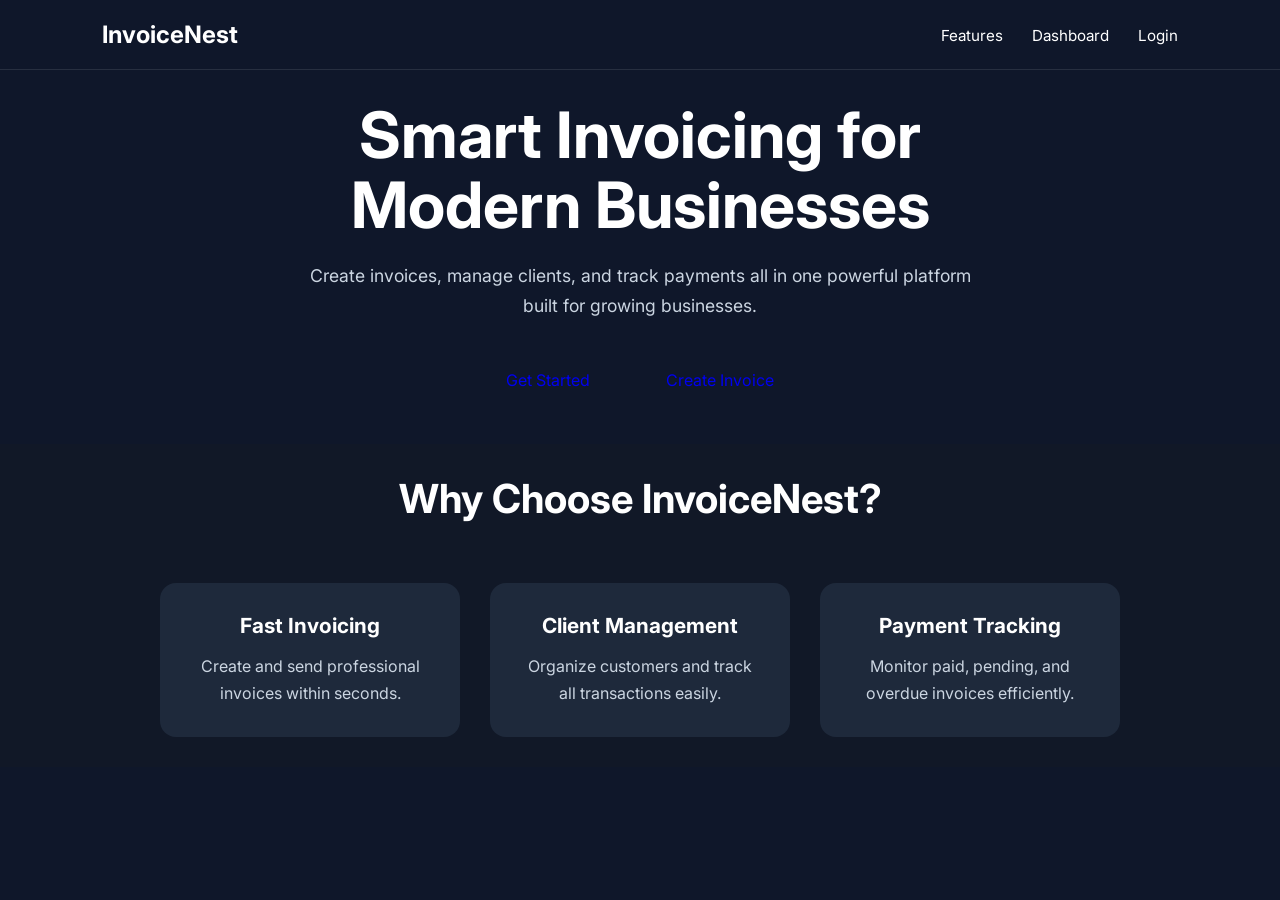
<file: index.html>
<!DOCTYPE html>
<html lang="en">

<head>
  <meta charset="UTF-8">
  <meta name="viewport" content="width=device-width, initial-scale=1.0">

  <title>InvoiceNest</title>

  <link rel="preconnect" href="https://fonts.googleapis.com">

  <link href="https://fonts.googleapis.com/css2?family=Inter:wght@400;500;600;700&display=swap" rel="stylesheet">

  <link rel="stylesheet" href="style.css">
</head>

<body>

  <!-- HEADER -->

  <header>

    <div class="logo">
      InvoiceNest
    </div>

    <nav>
      <a href="#features">Features</a>
      <a href="dashboard.html">Dashboard</a>
      <a href="login.html">Login</a>
    </nav>

  </header>


  <!-- HERO SECTION -->

  <section class="hero">

    <div class="hero-content">

      <h1>
        Smart Invoicing for Modern Businesses
      </h1>

      <p>
        Create invoices, manage clients, and track payments
        all in one powerful platform built for growing businesses.
      </p>

      <div class="buttons">

        <a href="dashboard.html" class="btn primary">
  Get Started
</a>

<a href="create-invoice.html" class="btn secondary">
  Create Invoice
</a>

      </div>

    </div>

  </section>


  <!-- FEATURES SECTION -->

  <section class="features" id="features">

    <h2>Why Choose InvoiceNest?</h2>

    <div class="feature-container">

      <div class="feature-card">

        <h3>Fast Invoicing</h3>

        <p>
          Create and send professional invoices within seconds.
        </p>

      </div>


      <div class="feature-card">

        <h3>Client Management</h3>

        <p>
          Organize customers and track all transactions easily.
        </p>

      </div>


      <div class="feature-card">

        <h3>Payment Tracking</h3>

        <p>
          Monitor paid, pending, and overdue invoices efficiently.
        </p>

      </div>

    </div>

  </section>

</body>

</html>
</file>
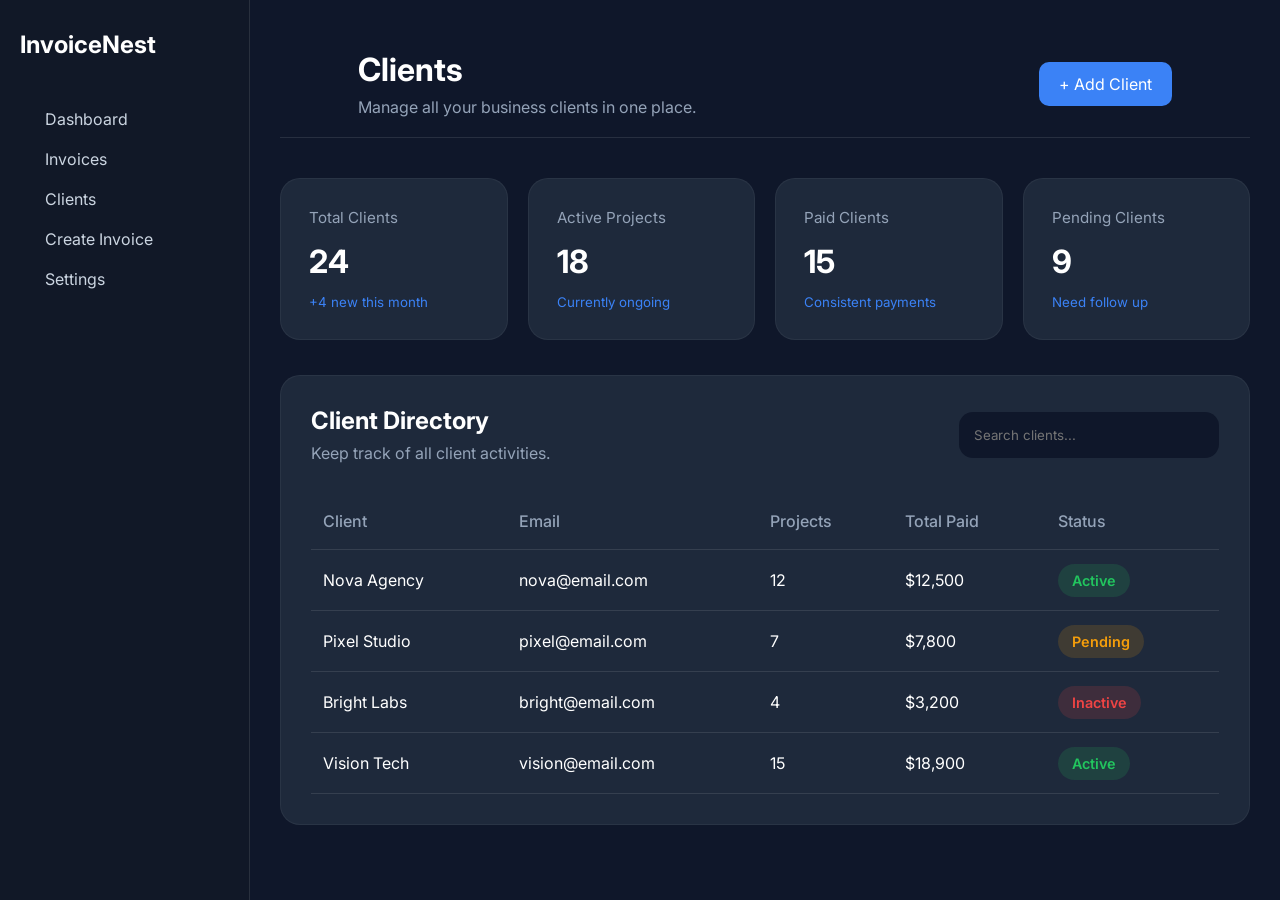
<file: clients.html>
<!DOCTYPE html>
<html lang="en">

<head>
  <meta charset="UTF-8">
  <meta name="viewport" content="width=device-width, initial-scale=1.0">

  <title>Clients - InvoiceNest</title>

  <link rel="preconnect" href="https://fonts.googleapis.com">

  <link href="https://fonts.googleapis.com/css2?family=Inter:wght@400;500;600;700&display=swap" rel="stylesheet">

  <link rel="stylesheet" href="style.css">
</head>

<body>

  <div class="dashboard">

    <!-- SIDEBAR -->

    <aside class="sidebar">

      <div class="sidebar-logo">
        InvoiceNest
      </div>

      <nav class="sidebar-menu">

  <a href="dashboard.html">Dashboard</a>

  <a href="invoices.html">Invoices</a>

  <a href="clients.html">Clients</a>

  <a href="create-invoice.html">Create Invoice</a>

  <a href="settings.html">Settings</a>

</nav>

    </aside>


    <!-- MAIN CONTENT -->

    <main class="main-content">

      <!-- TOPBAR -->

      <header class="topbar">

        <div>

          <h1>Clients</h1>

          <p class="topbar-text">
            Manage all your business clients in one place.
          </p>

        </div>

        <button class="create-btn">
          + Add Client
        </button>

      </header>


      <!-- CLIENT STATS -->

      <section class="invoice-summary">

        <div class="summary-card">

          <span>Total Clients</span>

          <h2>24</h2>

          <small>+4 new this month</small>

        </div>


        <div class="summary-card">

          <span>Active Projects</span>

          <h2>18</h2>

          <small>Currently ongoing</small>

        </div>


        <div class="summary-card">

          <span>Paid Clients</span>

          <h2>15</h2>

          <small>Consistent payments</small>

        </div>


        <div class="summary-card">

          <span>Pending Clients</span>

          <h2>9</h2>

          <small>Need follow up</small>

        </div>

      </section>


      <!-- CLIENT TABLE -->

      <section class="invoice-table-section">

        <div class="table-header">

          <div>

            <h2>Client Directory</h2>

            <p>
              Keep track of all client activities.
            </p>

          </div>

          <input type="text" placeholder="Search clients...">

        </div>


        <table>

          <thead>

            <tr>

              <th>Client</th>

              <th>Email</th>

              <th>Projects</th>

              <th>Total Paid</th>

              <th>Status</th>

            </tr>

          </thead>


          <tbody>

            <tr>

              <td>Nova Agency</td>

              <td>nova@email.com</td>

              <td>12</td>

              <td>$12,500</td>

              <td>
                <span class="status paid-status">
                  Active
                </span>
              </td>

            </tr>


            <tr>

              <td>Pixel Studio</td>

              <td>pixel@email.com</td>

              <td>7</td>

              <td>$7,800</td>

              <td>
                <span class="status pending-status">
                  Pending
                </span>
              </td>

            </tr>


            <tr>

              <td>Bright Labs</td>

              <td>bright@email.com</td>

              <td>4</td>

              <td>$3,200</td>

              <td>
                <span class="status overdue-status">
                  Inactive
                </span>
              </td>

            </tr>


            <tr>

              <td>Vision Tech</td>

              <td>vision@email.com</td>

              <td>15</td>

              <td>$18,900</td>

              <td>
                <span class="status paid-status">
                  Active
                </span>
              </td>

            </tr>

          </tbody>

        </table>

      </section>

    </main>

  </div>

</body>

</html>
</file>
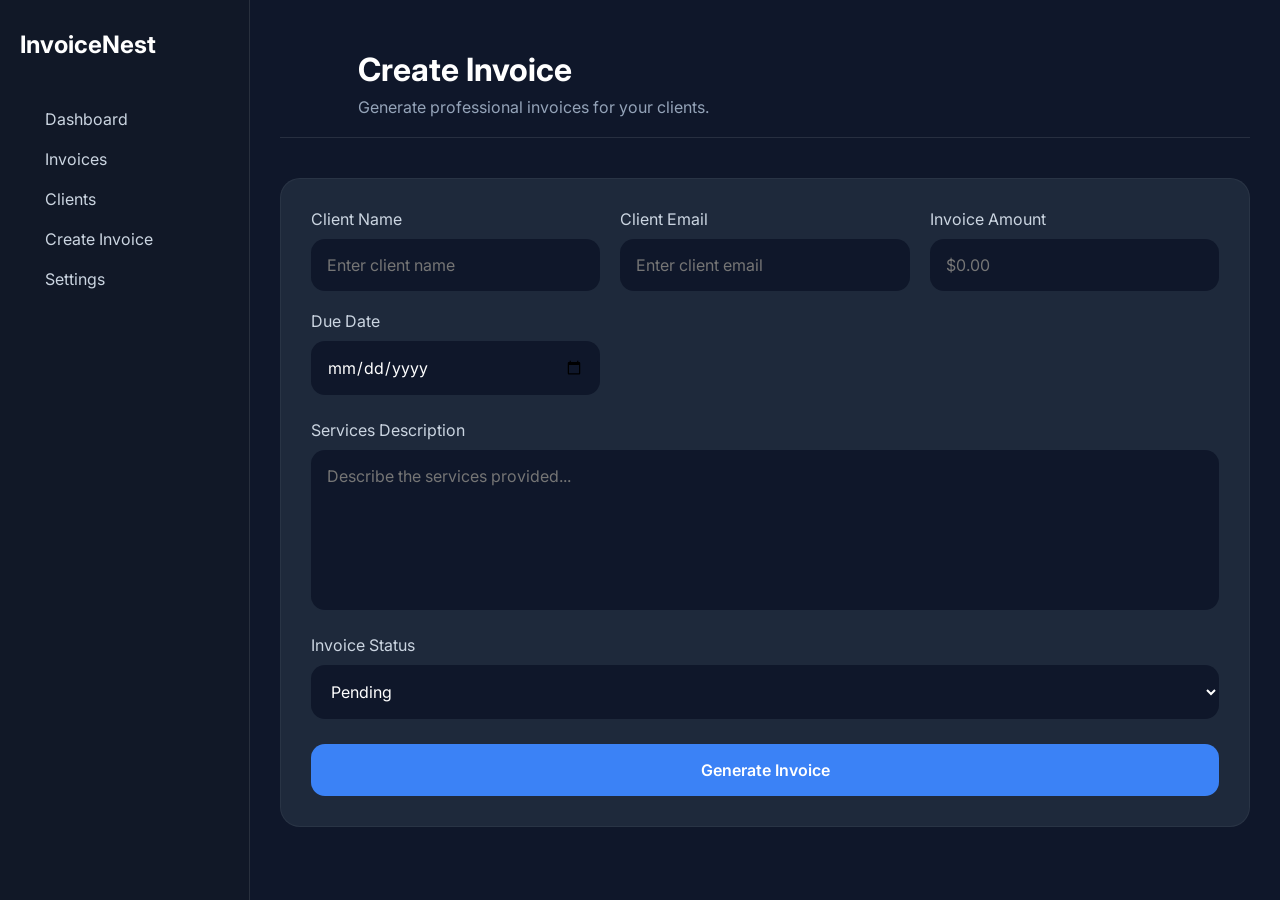
<file: create-invoice.html>
<!DOCTYPE html>
<html lang="en">

<head>
  <meta charset="UTF-8">
  <meta name="viewport" content="width=device-width, initial-scale=1.0">

  <title>Create Invoice - InvoiceNest</title>

  <link rel="preconnect" href="https://fonts.googleapis.com">

  <link href="https://fonts.googleapis.com/css2?family=Inter:wght@400;500;600;700&display=swap" rel="stylesheet">

  <link rel="stylesheet" href="style.css">
</head>

<body>

  <div class="dashboard">

    <!-- SIDEBAR -->

    <aside class="sidebar">

      <div class="sidebar-logo">
        InvoiceNest
      </div>

      <nav class="sidebar-menu">

  <a href="dashboard.html">Dashboard</a>

  <a href="invoices.html">Invoices</a>

  <a href="clients.html">Clients</a>

  <a href="create-invoice.html">Create Invoice</a>

  <a href="settings.html">Settings</a>

</nav>

    </aside>


    <!-- MAIN CONTENT -->

    <main class="main-content">

      <!-- TOPBAR -->

      <header class="topbar">

        <div>

          <h1>Create Invoice</h1>

          <p class="topbar-text">
            Generate professional invoices for your clients.
          </p>

        </div>

      </header>


      <!-- FORM -->

      <section class="invoice-form-section">

        <form class="invoice-form">

          <div class="form-grid">

            <div class="input-group">

              <label>Client Name</label>

              <input type="text" placeholder="Enter client name">

            </div>


            <div class="input-group">

              <label>Client Email</label>

              <input type="email" placeholder="Enter client email">

            </div>


            <div class="input-group">

              <label>Invoice Amount</label>

              <input type="text" placeholder="$0.00">

            </div>


            <div class="input-group">

              <label>Due Date</label>

              <input type="date">

            </div>

          </div>


          <div class="input-group">

            <label>Services Description</label>

            <textarea placeholder="Describe the services provided..."></textarea>

          </div>


          <div class="input-group">

            <label>Invoice Status</label>

            <select>

              <option>Pending</option>

              <option>Paid</option>

              <option>Overdue</option>

            </select>

          </div>


          <button type="submit" class="save-settings-btn">
            Generate Invoice
          </button>

        </form>

      </section>

    </main>

  </div>
<script src="script.js"></script>
</body>

</html>
</file>
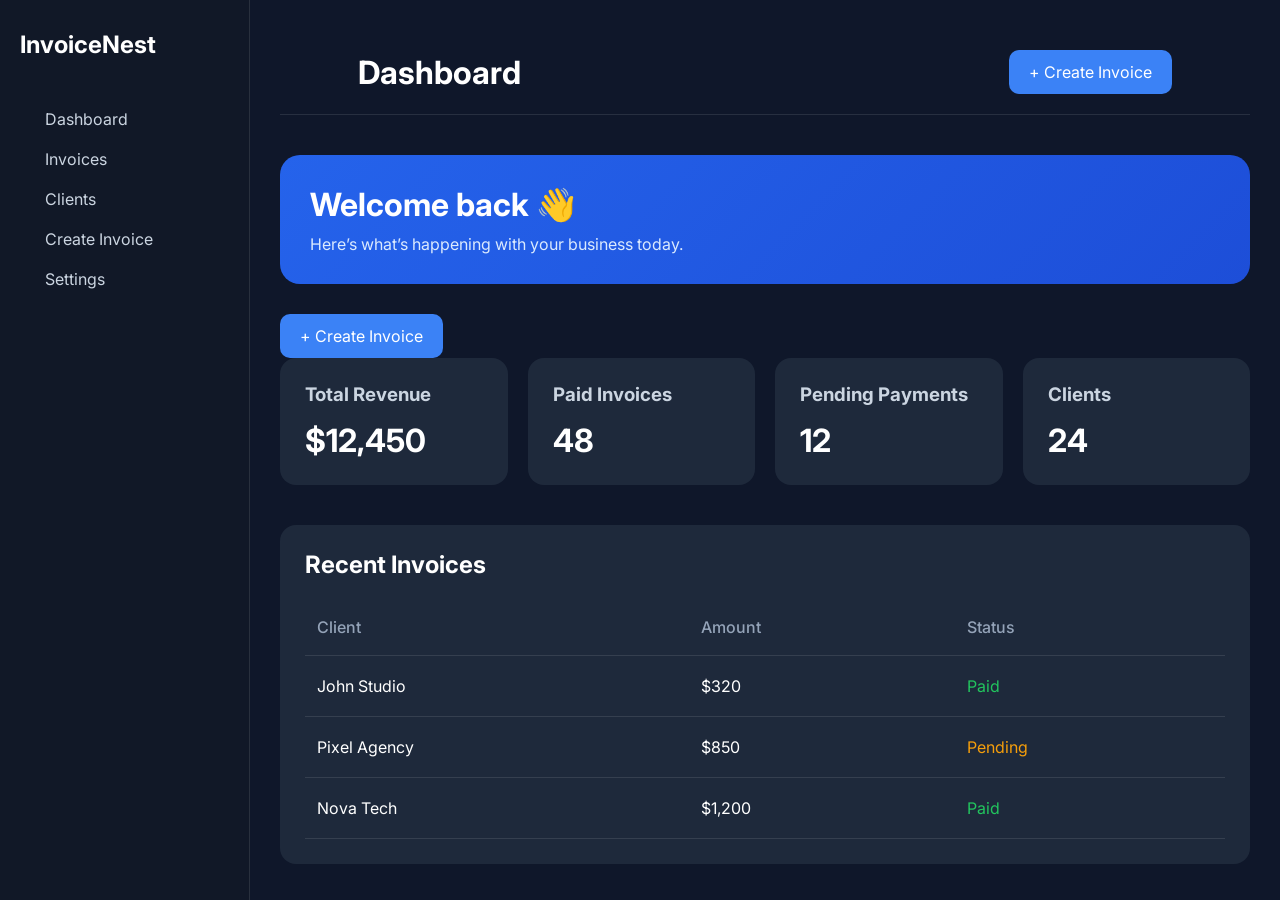
<file: dashboard.html>
<!DOCTYPE html>
<html lang="en">

<head>
  <meta charset="UTF-8">
  <meta name="viewport" content="width=device-width, initial-scale=1.0">

  <title>InvoiceNest Dashboard</title>

  <link rel="preconnect" href="https://fonts.googleapis.com">

  <link href="https://fonts.googleapis.com/css2?family=Inter:wght@400;500;600;700&display=swap" rel="stylesheet">

  <link rel="stylesheet" href="style.css">
</head>

<body>

  <div class="dashboard">

    <!-- Sidebar -->

    <aside class="sidebar">

      <div class="sidebar-logo">
        InvoiceNest
      </div>

     <nav class="sidebar-menu">

  <a href="dashboard.html">Dashboard</a>

  <a href="invoices.html">Invoices</a>

  <a href="clients.html">Clients</a>

  <a href="create-invoice.html">Create Invoice</a>

  <a href="settings.html">Settings</a>

</nav>

    </aside>


    <!-- Main Content -->

    <main class="main-content">

      <header class="topbar">

  <h1>Dashboard</h1>

  <button class="create-btn">
    + Create Invoice
  </button>

</header>


<section class="welcome-banner">

  <div>

    <h2>
      Welcome back 👋
    </h2>

    <p>
      Here’s what’s happening with your business today.
    </p>

  </div>

</section>

        <button class="create-btn">
          + Create Invoice
        </button>

      </header>


      <!-- Stats Cards -->

      <section class="stats">

        <div class="stat-card">
          <h3>Total Revenue</h3>
          <p>$12,450</p>
        </div>

        <div class="stat-card">
          <h3>Paid Invoices</h3>
          <p>48</p>
        </div>

        <div class="stat-card">
          <h3>Pending Payments</h3>
          <p>12</p>
        </div>

        <div class="stat-card">
          <h3>Clients</h3>
          <p>24</p>
        </div>

      </section>


      <!-- Recent Invoices -->

      <section class="recent-invoices">

        <h2>Recent Invoices</h2>

        <table>

          <thead>
            <tr>
              <th>Client</th>
              <th>Amount</th>
              <th>Status</th>
            </tr>
          </thead>

          <tbody>

            <tr>
              <td>John Studio</td>
              <td>$320</td>
              <td class="paid">Paid</td>
            </tr>

            <tr>
              <td>Pixel Agency</td>
              <td>$850</td>
              <td class="pending">Pending</td>
            </tr>

            <tr>
              <td>Nova Tech</td>
              <td>$1,200</td>
              <td class="paid">Paid</td>
            </tr>

          </tbody>

        </table>

      </section>

    </main>

  </div>

</body>

</html>
</file>
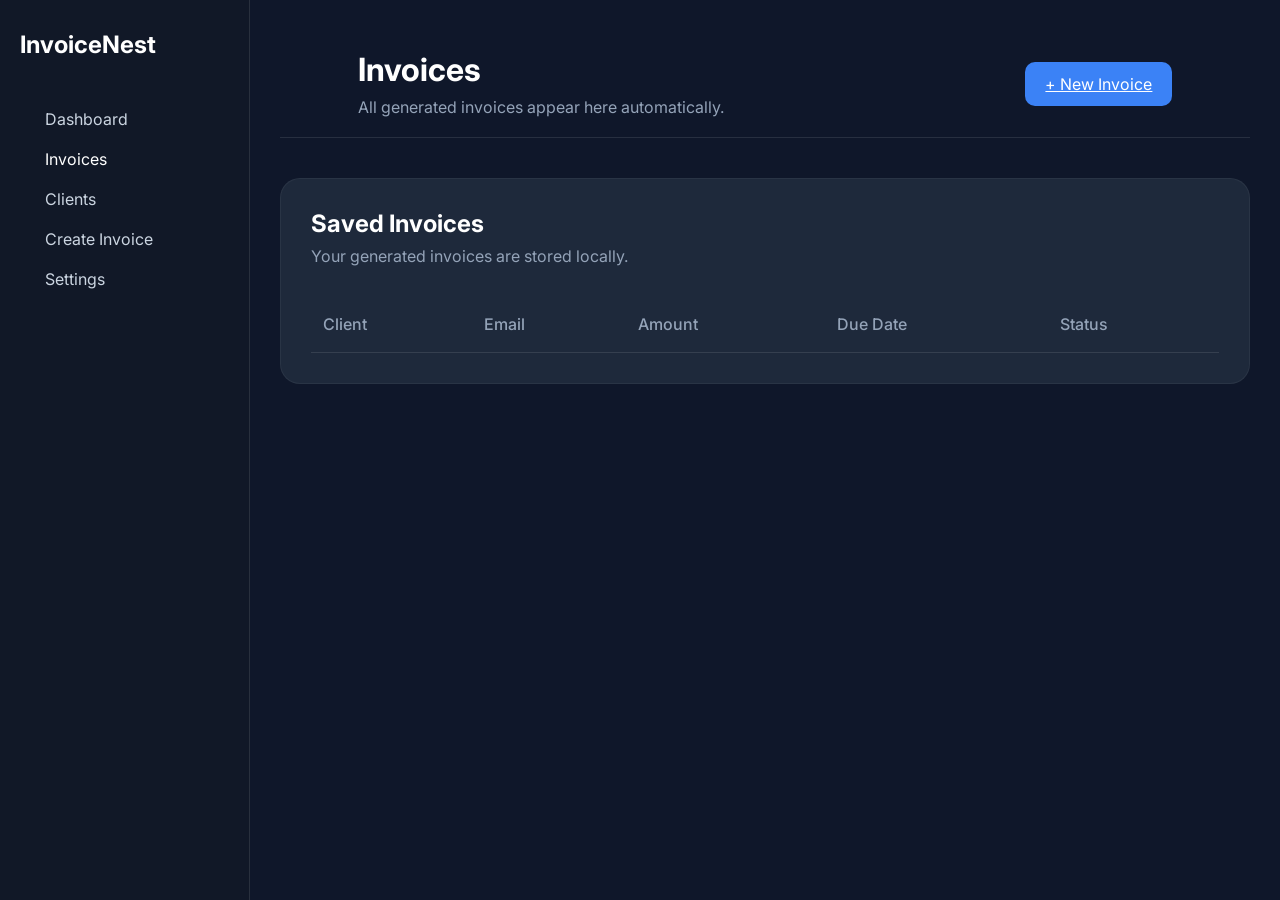
<file: invoices.html>
<!DOCTYPE html>
<html lang="en">

<head>
  <meta charset="UTF-8">
  <meta name="viewport" content="width=device-width, initial-scale=1.0">

  <title>Invoices - InvoiceNest</title>

  <link rel="preconnect" href="https://fonts.googleapis.com">

  <link href="https://fonts.googleapis.com/css2?family=Inter:wght@400;500;600;700&display=swap" rel="stylesheet">

  <link rel="stylesheet" href="style.css">
</head>

<body>

  <div class="dashboard">

    <!-- SIDEBAR -->

    <aside class="sidebar">

      <div class="sidebar-logo">
        InvoiceNest
      </div>

      <nav class="sidebar-menu">

        <a href="dashboard.html">Dashboard</a>

        <a href="invoices.html" class="active-link">
          Invoices
        </a>

        <a href="clients.html">Clients</a>

        <a href="create-invoice.html">
          Create Invoice
        </a>

        <a href="settings.html">Settings</a>

      </nav>

    </aside>


    <!-- MAIN CONTENT -->

    <main class="main-content">

      <header class="topbar">

        <div>

          <h1>Invoices</h1>

          <p class="topbar-text">
            All generated invoices appear here automatically.
          </p>

        </div>

        <a href="create-invoice.html" class="create-btn">
          + New Invoice
        </a>

      </header>


      <!-- TABLE SECTION -->

      <section class="invoice-table-section">

        <div class="table-header">

          <div>

            <h2>Saved Invoices</h2>

            <p>
              Your generated invoices are stored locally.
            </p>

          </div>

        </div>


        <table>

          <thead>

            <tr>

              <th>Client</th>

              <th>Email</th>

              <th>Amount</th>

              <th>Due Date</th>

              <th>Status</th>

            </tr>

          </thead>


          <tbody id="invoice-list">

          </tbody>

        </table>

      </section>

    </main>

  </div>


  <script src="script.js"></script>

</body>

</html>
</file>
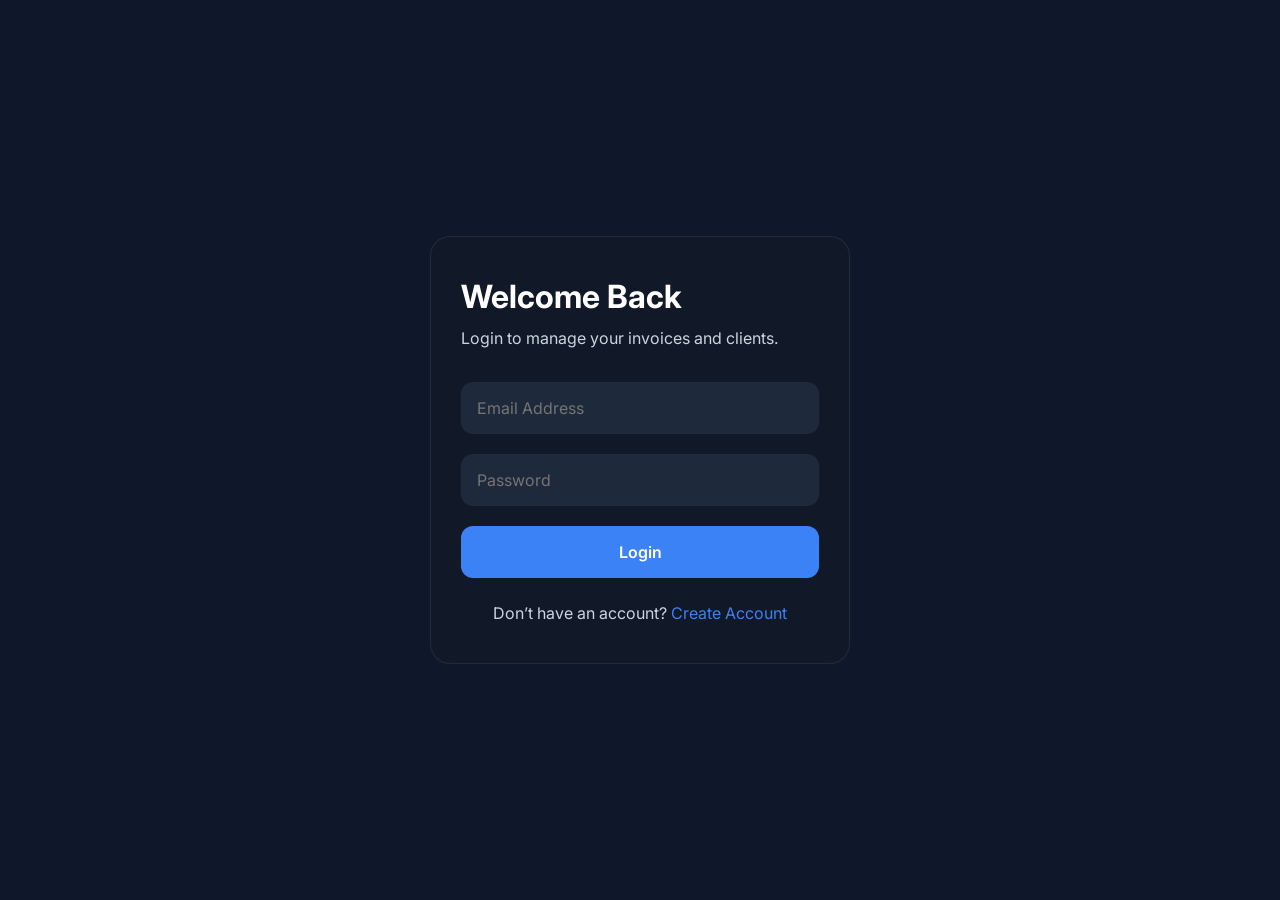
<file: login.html>
<!DOCTYPE html>
<html lang="en">

<head>
  <meta charset="UTF-8">
  <meta name="viewport" content="width=device-width, initial-scale=1.0">

  <title>Login - InvoiceNest</title>

  <link rel="preconnect" href="https://fonts.googleapis.com">

  <link href="https://fonts.googleapis.com/css2?family=Inter:wght@400;500;600;700&display=swap" rel="stylesheet">

  <link rel="stylesheet" href="style.css">
</head>

<body>

  <section class="auth-page">

    <div class="auth-box">

      <h1>Welcome Back</h1>

      <p>
        Login to manage your invoices and clients.
      </p>

      <form>

        <input type="email" placeholder="Email Address">

        <input type="password" placeholder="Password">

        <button type="submit">
          Login
        </button>

      </form>

      <div class="auth-link">
        Don’t have an account?
        <a href="signup.html">Create Account</a>
      </div>

    </div>

  </section>

</body>

</html>
</file>
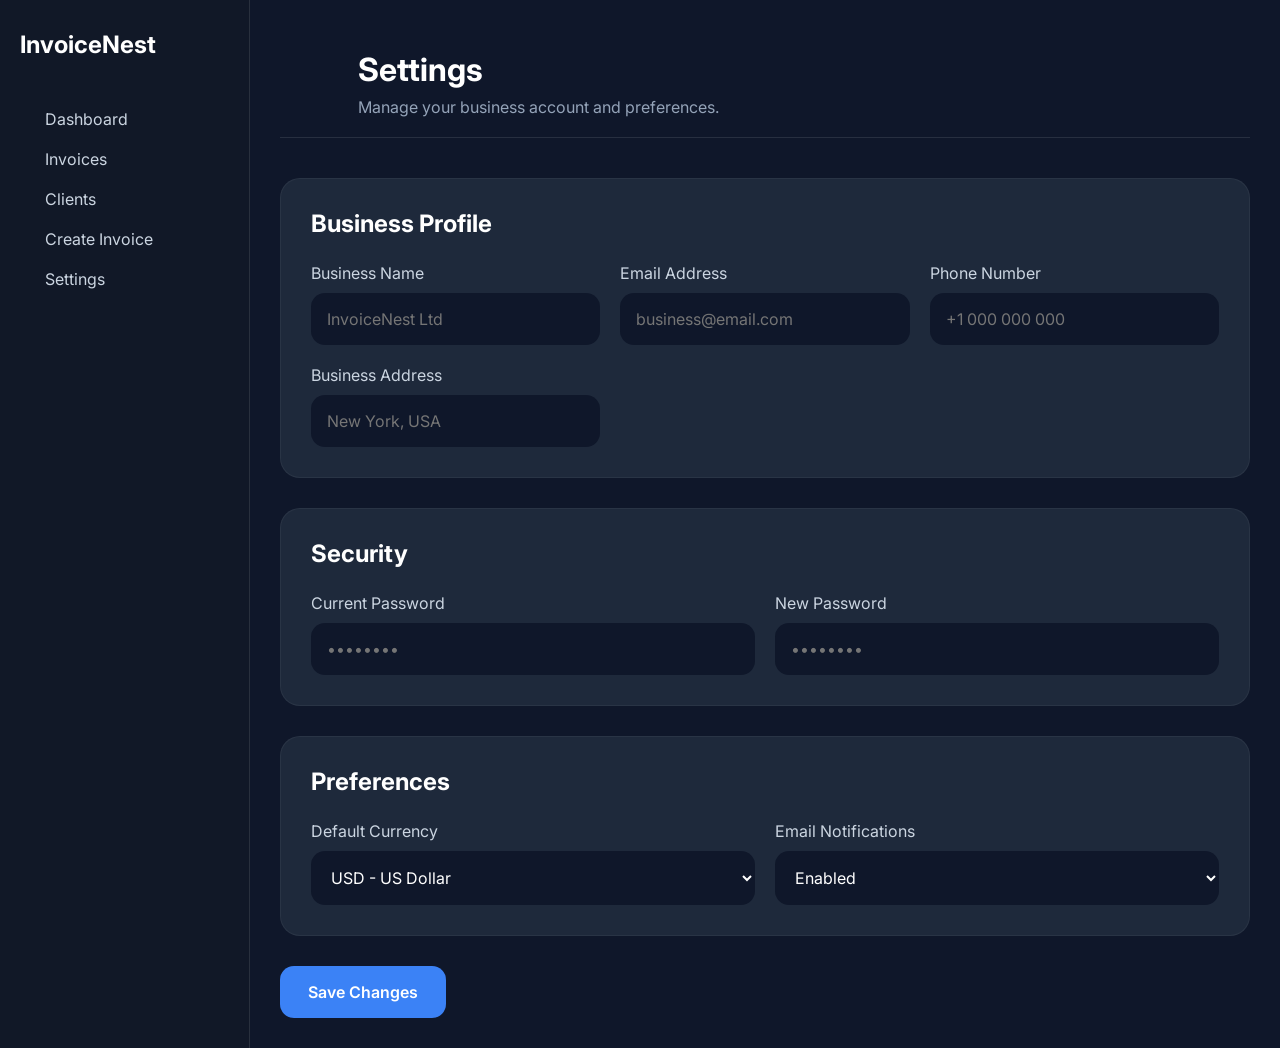
<file: settings.html>
<!DOCTYPE html>
<html lang="en">

<head>
  <meta charset="UTF-8">
  <meta name="viewport" content="width=device-width, initial-scale=1.0">

  <title>Settings - InvoiceNest</title>

  <link rel="preconnect" href="https://fonts.googleapis.com">

  <link href="https://fonts.googleapis.com/css2?family=Inter:wght@400;500;600;700&display=swap" rel="stylesheet">

  <link rel="stylesheet" href="style.css">
</head>

<body>

  <div class="dashboard">

    <!-- SIDEBAR -->

    <aside class="sidebar">

      <div class="sidebar-logo">
        InvoiceNest
      </div>

     <nav class="sidebar-menu">

  <a href="dashboard.html">Dashboard</a>

  <a href="invoices.html">Invoices</a>

  <a href="clients.html">Clients</a>

  <a href="create-invoice.html">Create Invoice</a>

  <a href="settings.html">Settings</a>

</nav>

    </aside>


    <!-- MAIN CONTENT -->

    <main class="main-content">

      <!-- TOPBAR -->

      <header class="topbar">

        <div>

          <h1>Settings</h1>

          <p class="topbar-text">
            Manage your business account and preferences.
          </p>

        </div>

      </header>


      <!-- PROFILE SETTINGS -->

      <section class="settings-section">

        <h2>Business Profile</h2>

        <div class="settings-grid">

          <div class="input-group">
            <label>Business Name</label>
            <input type="text" placeholder="InvoiceNest Ltd">
          </div>

          <div class="input-group">
            <label>Email Address</label>
            <input type="email" placeholder="business@email.com">
          </div>

          <div class="input-group">
            <label>Phone Number</label>
            <input type="text" placeholder="+1 000 000 000">
          </div>

          <div class="input-group">
            <label>Business Address</label>
            <input type="text" placeholder="New York, USA">
          </div>

        </div>

      </section>


      <!-- SECURITY -->

      <section class="settings-section">

        <h2>Security</h2>

        <div class="settings-grid">

          <div class="input-group">
            <label>Current Password</label>
            <input type="password" placeholder="••••••••">
          </div>

          <div class="input-group">
            <label>New Password</label>
            <input type="password" placeholder="••••••••">
          </div>

        </div>

      </section>


      <!-- PREFERENCES -->

      <section class="settings-section">

        <h2>Preferences</h2>

        <div class="settings-grid">

          <div class="input-group">
            <label>Default Currency</label>

            <select>

              <option>USD - US Dollar</option>

              <option>EUR - Euro</option>

              <option>GBP - British Pound</option>

            </select>

          </div>


          <div class="input-group">
            <label>Email Notifications</label>

            <select>

              <option>Enabled</option>

              <option>Disabled</option>

            </select>

          </div>

        </div>

      </section>


      <!-- SAVE BUTTON -->

      <button class="save-settings-btn">
        Save Changes
      </button>

    </main>

  </div>

</body>

</html>
</file>
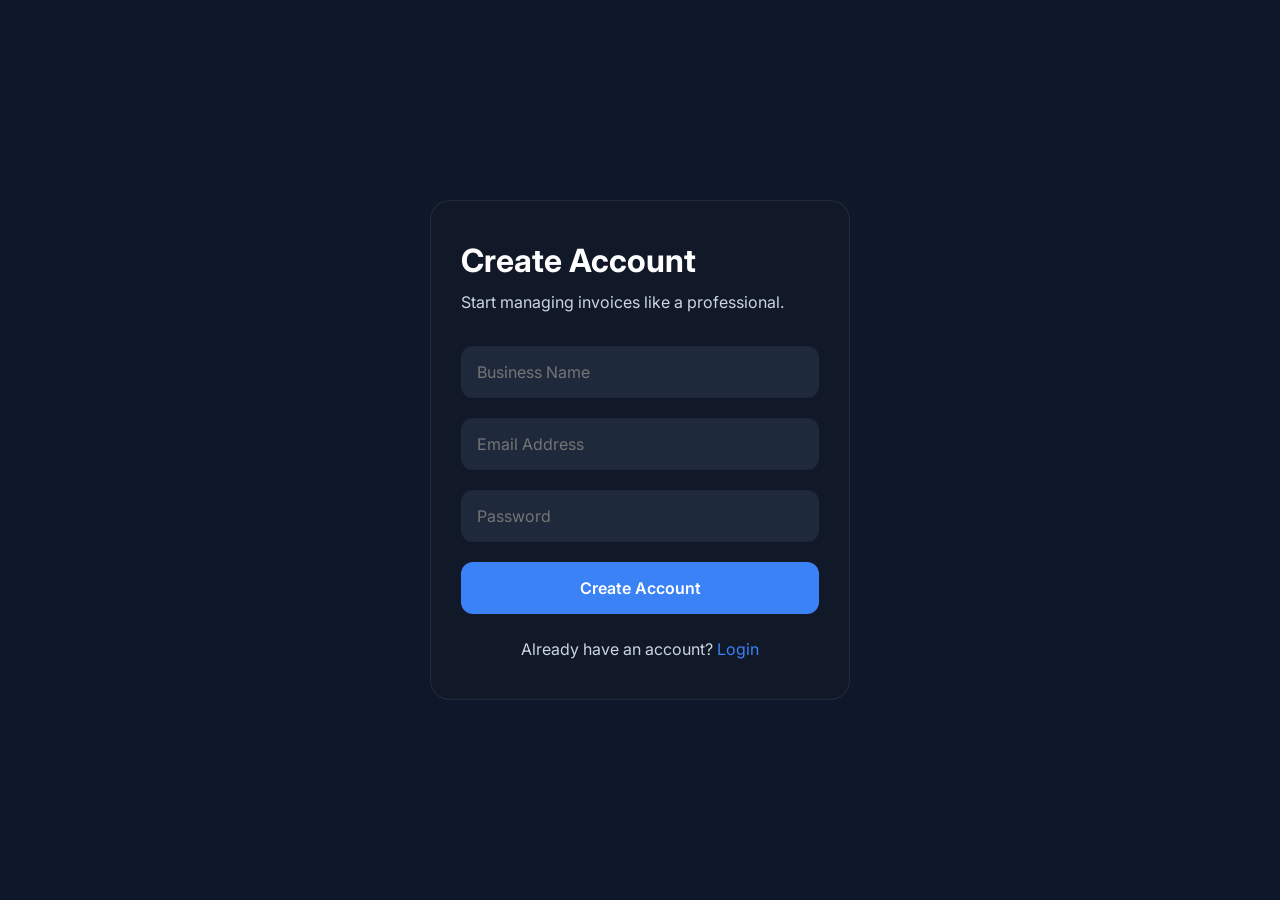
<file: signup.html>
<!DOCTYPE html>
<html lang="en">

<head>
  <meta charset="UTF-8">
  <meta name="viewport" content="width=device-width, initial-scale=1.0">

  <title>Sign Up - InvoiceNest</title>

  <link rel="preconnect" href="https://fonts.googleapis.com">

  <link href="https://fonts.googleapis.com/css2?family=Inter:wght@400;500;600;700&display=swap" rel="stylesheet">

  <link rel="stylesheet" href="style.css">
</head>

<body>

  <section class="auth-page">

    <div class="auth-box">

      <h1>Create Account</h1>

      <p>
        Start managing invoices like a professional.
      </p>

      <form>

        <input type="text" placeholder="Business Name">

        <input type="email" placeholder="Email Address">

        <input type="password" placeholder="Password">

        <button type="submit">
          Create Account
        </button>

      </form>

      <div class="auth-link">
        Already have an account?
        <a href="login.html">Login</a>
      </div>

    </div>

  </section>

</body>

</html>
</file>
<file: style.css>
*{
  margin:0;
  padding:0;
  box-sizing:border-box;
  font-family:'Inter', sans-serif;
}

body{
  background:#0f172a;
  color:white;
}

header{
  display:flex;
  justify-content:space-between;
  align-items:center;
  padding:20px 8%;
  border-bottom:1px solid rgba(255,255,255,0.1);
}

.logo{
  font-size:1.5rem;
  font-weight:700;
}

nav a{
  color:white;
  text-decoration:none;
  margin-left:25px;
  font-size:0.95rem;
}

.hero{
  padding:30px 8%;
  padding-bottom:40px;
  display:flex;
  justify-content:center;
  align-items:center;
  text-align:center;
}
.hero-content{
  max-width:700px;
}

.hero h1{
  font-size:4rem;
  line-height:1.1;
  margin-bottom:20px;
}

.hero p{
  font-size:1.1rem;
  color:#cbd5e1;
  margin-bottom:35px;
  line-height:1.7;
}

.buttons{
  display:flex;
  justify-content:center;
  gap:20px;
  flex-wrap:wrap;
}

.btn{
  padding:14px 28px;
  border:none;
  border-radius:10px;
  font-size:1rem;
  cursor:pointer;
  transition:0.3s;
  text-decoration:none;
}

.primary-btn{
  background:#3b82f6;
  color:white;
}

.primary-btn:hover{
  background:#2563eb;
}

.secondary-btn{
  border:1px solid rgba(255,255,255,0.2);
  color:white;
  background:transparent;
}

.secondary-btn:hover{
  background:rgba(255,255,255,0.05);
}

.features{
  padding:30px 8%;
  background:#111827;
  text-align:center;
}

.features h2{
  font-size:2.5rem;
  margin-bottom:60px;
}

.feature-container{
  display:flex;
  justify-content:center;
  gap:30px;
  flex-wrap:wrap;
}

.feature-card{
  background:#1e293b;
  padding:30px;
  border-radius:16px;
  width:300px;
  transition:0.3s;
}

.feature-card:hover{
  transform:translateY(-10px);
}

.feature-card h3{
  margin-bottom:15px;
  font-size:1.3rem;
}

.feature-card p{
  color:#cbd5e1;
  line-height:1.7;
}

@media(max-width:768px){

  .hero h1{
    font-size:2.5rem;
  }

  nav{
    display:none;
  }

}
/* DASHBOARD */

.dashboard{
  display:flex;
  min-height:100vh;
}

.sidebar{
  width:250px;
  background:#111827;
  padding:30px 20px;
  border-right:1px solid rgba(255,255,255,0.1);
}

.sidebar-logo{
  font-size:1.5rem;
  font-weight:700;
  margin-bottom:50px;
}

.sidebar-menu{
  display:flex;
  flex-direction:column;
  gap:20px;
}

.sidebar-menu a{
  color:#cbd5e1;
  text-decoration:none;
  font-size:1rem;
  transition:0.3s;
}

.sidebar-menu a:hover{
  color:white;
}

.main-content{
  flex:1;
  padding:30px;
}

.topbar{
  display:flex;
  justify-content:space-between;
  align-items:center;
  margin-bottom:40px;
}

.topbar h1{
  font-size:2rem;
}

.create-btn{
  background:#3b82f6;
  color:white;
  border:none;
  padding:12px 20px;
  border-radius:10px;
  cursor:pointer;
  font-size:1rem;
}

.stats{
  display:grid;
  grid-template-columns:repeat(auto-fit, minmax(220px,1fr));
  gap:20px;
  margin-bottom:40px;
}

.stat-card{
  background:#1e293b;
  padding:25px;
  border-radius:16px;
}

.stat-card h3{
  color:#cbd5e1;
  margin-bottom:15px;
}

.stat-card p{
  font-size:2rem;
  font-weight:700;
}

.recent-invoices{
  background:#1e293b;
  padding:25px;
  border-radius:16px;
}

.recent-invoices h2{
  margin-bottom:20px;
}

table{
  width:100%;
  border-collapse:collapse;
}

th,
td{
  text-align:left;
  padding:15px 10px;
  border-bottom:1px solid rgba(255,255,255,0.1);
}

.paid{
  color:#22c55e;
}

.pending{
  color:#f59e0b;
}

@media(max-width:768px){

  .dashboard{
    flex-direction:column;
  }

  .sidebar{
    width:100%;
  }

  .topbar{
    flex-direction:column;
    align-items:flex-start;
    gap:20px;
  }

}
/* AUTH PAGES */

.auth-page{
  min-height:100vh;
  display:flex;
  justify-content:center;
  align-items:center;
  padding:20px;
}

.auth-box{
  width:100%;
  max-width:420px;
  background:#111827;
  padding:40px 30px;
  border-radius:20px;
  border:1px solid rgba(255,255,255,0.08);
}

.auth-box h1{
  font-size:2rem;
  margin-bottom:10px;
}

.auth-box p{
  color:#cbd5e1;
  margin-bottom:30px;
  line-height:1.6;
}

.auth-box form{
  display:flex;
  flex-direction:column;
  gap:20px;
}

.auth-box input{
  background:#1e293b;
  border:none;
  padding:16px;
  border-radius:12px;
  color:white;
  font-size:1rem;
}

.auth-box input:focus{
  outline:2px solid #3b82f6;
}

.auth-box button{
  background:#3b82f6;
  color:white;
  border:none;
  padding:16px;
  border-radius:12px;
  font-size:1rem;
  cursor:pointer;
  font-weight:600;
}

.auth-link{
  margin-top:25px;
  text-align:center;
  color:#cbd5e1;
}

.auth-link a{
  color:#3b82f6;
  text-decoration:none;
}
/* WELCOME BANNER */

.welcome-banner{
  background:linear-gradient(
    135deg,
    #2563eb,
    #1d4ed8
  );

  padding:30px;
  border-radius:20px;
  margin-bottom:30px;
}

.welcome-banner h2{
  font-size:2rem;
  margin-bottom:10px;
}

.welcome-banner p{
  color:#dbeafe;
}
/* PREMIUM INVOICES PAGE */

.active-link{
  color:white !important;
}

.topbar-text{
  color:#94a3b8;
  margin-top:8px;
}

.invoice-summary{
  display:grid;
  grid-template-columns:repeat(auto-fit, minmax(220px,1fr));
  gap:20px;
  margin-bottom:35px;
}

.summary-card{
  background:#1e293b;
  padding:28px;
  border-radius:20px;
  border:1px solid rgba(255,255,255,0.05);
  transition:0.3s;
}

.summary-card:hover{
  transform:translateY(-6px);
}

.summary-card span{
  color:#94a3b8;
  font-size:0.95rem;
}

.summary-card h2{
  font-size:2rem;
  margin:15px 0 10px;
}

.summary-card small{
  color:#3b82f6;
}

.invoice-table-section{
  background:#1e293b;
  padding:30px;
  border-radius:20px;
  border:1px solid rgba(255,255,255,0.05);
}

.table-header{
  display:flex;
  justify-content:space-between;
  align-items:center;
  gap:20px;
  margin-bottom:30px;
}

.table-header h2{
  margin-bottom:8px;
}

.table-header p{
  color:#94a3b8;
}

.table-header input{
  background:#0f172a;
  border:none;
  padding:15px;
  border-radius:14px;
  color:white;
  width:260px;
  outline:none;
}

table{
  width:100%;
  border-collapse:collapse;
}

th{
  color:#94a3b8;
  font-weight:500;
  padding:18px 12px;
  text-align:left;
}

td{
  padding:20px 12px;
  border-top:1px solid rgba(255,255,255,0.06);
}

.status{
  padding:8px 14px;
  border-radius:30px;
  font-size:0.9rem;
  font-weight:600;
}

.paid-status{
  background:rgba(34,197,94,0.15);
  color:#22c55e;
}

.pending-status{
  background:rgba(245,158,11,0.15);
  color:#f59e0b;
}

.overdue-status{
  background:rgba(239,68,68,0.15);
  color:#ef4444;
}

@media(max-width:768px){

  .table-header{
    flex-direction:column;
    align-items:flex-start;
  }

  .table-header input{
    width:100%;
  }

}
/* CLIENTS PAGE */

.client-avatar{
  width:42px;
  height:42px;
  border-radius:50%;
  background:#2563eb;
  display:flex;
  justify-content:center;
  align-items:center;
  font-weight:700;
}
/* SETTINGS PAGE */

.settings-section{
  background:#1e293b;
  padding:30px;
  border-radius:20px;
  margin-bottom:30px;
  border:1px solid rgba(255,255,255,0.05);
}

.settings-section h2{
  margin-bottom:25px;
}

.settings-grid{
  display:grid;
  grid-template-columns:repeat(auto-fit, minmax(250px,1fr));
  gap:20px;
}

.input-group{
  display:flex;
  flex-direction:column;
}

.input-group label{
  margin-bottom:10px;
  color:#cbd5e1;
}

.input-group input,
.input-group select{
  background:#0f172a;
  border:none;
  padding:16px;
  border-radius:14px;
  color:white;
  font-size:1rem;
  outline:none;
}

.save-settings-btn{
  background:#3b82f6;
  color:white;
  border:none;
  padding:16px 28px;
  border-radius:14px;
  font-size:1rem;
  cursor:pointer;
  font-weight:600;
}
/* CREATE INVOICE PAGE */

.invoice-form-section{
  background:#1e293b;
  padding:30px;
  border-radius:20px;
  border:1px solid rgba(255,255,255,0.05);
}

.invoice-form{
  display:flex;
  flex-direction:column;
  gap:25px;
}

.form-grid{
  display:grid;
  grid-template-columns:repeat(auto-fit, minmax(250px,1fr));
  gap:20px;
}

.invoice-form textarea{
  background:#0f172a;
  border:none;
  min-height:160px;
  padding:16px;
  border-radius:14px;
  color:white;
  resize:none;
  font-size:1rem;
  outline:none;
}

.invoice-form select{
  background:#0f172a;
  border:none;
  padding:16px;
  border-radius:14px;
  color:white;
  font-size:1rem;
  outline:none;
}
/* BUTTON LINKS */

.primary-btn,
.secondary-btn{
  text-decoration:none;
  display:inline-block;
}
</file>
